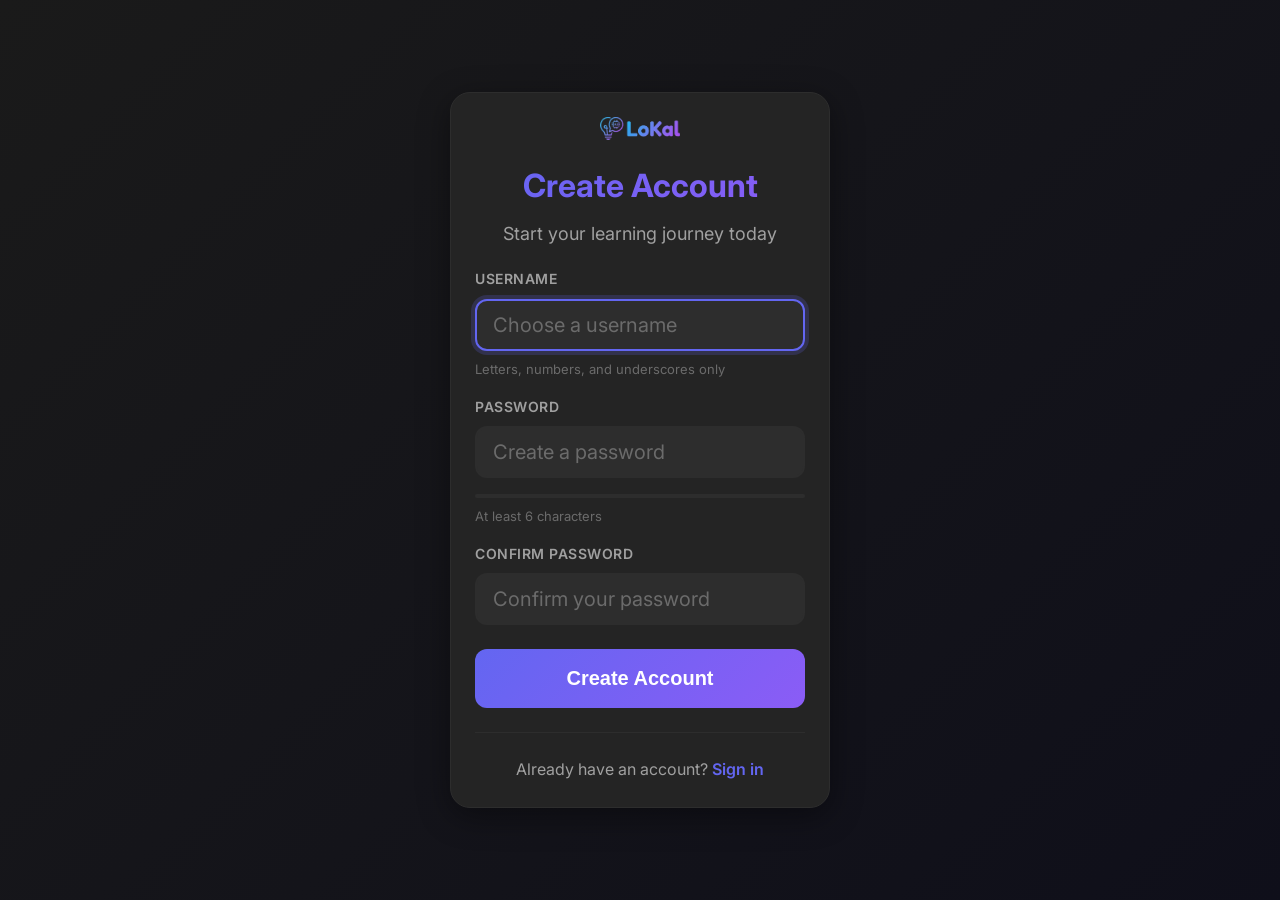
<file: register.html>
<!DOCTYPE html>
<html lang="en">

<head>
    <meta charset="UTF-8">
    <meta name="viewport" content="width=device-width, initial-scale=1.0">
    <title>Register - LoKal Learning Assistant</title>
    <link rel="preconnect" href="https://fonts.googleapis.com">
    <link rel="preconnect" href="https://fonts.gstatic.com" crossorigin>
    <link href="https://fonts.googleapis.com/css2?family=Inter:wght@400;500;600;700&display=swap" rel="stylesheet">
    <link rel="stylesheet" href="style.css">
    <style>
        /* Auth Page Styles */
        .auth-container {
            min-height: 100vh;
            width: 100%;
            display: flex;
            align-items: center;
            justify-content: center;
            padding: 20px;
            background: linear-gradient(135deg, var(--bg-primary) 0%, #0f0f1a 100%);
        }

        .auth-card {
            width: 100%;
            max-width: 380px;
            background-color: var(--bg-secondary);
            border-radius: var(--border-radius-lg);
            padding: 24px;
            box-shadow: var(--shadow-lg);
            border: 1px solid var(--bg-tertiary);
        }

        .auth-header {
            text-align: center;
            margin-bottom: 20px;
        }

        .auth-logo {
            width: 80px;
            height: auto;
            margin-bottom: 12px;
        }

        .auth-title {
            font-size: var(--font-size-2xl);
            font-weight: 700;
            background: var(--accent-gradient);
            -webkit-background-clip: text;
            -webkit-text-fill-color: transparent;
            background-clip: text;
            margin-bottom: 8px;
        }

        .auth-subtitle {
            color: var(--text-secondary);
            font-size: var(--font-size-base);
        }

        .auth-form {
            display: flex;
            flex-direction: column;
            gap: 16px;
        }

        .form-group {
            display: flex;
            flex-direction: column;
            gap: 8px;
        }

        .form-label {
            font-size: 14px;
            font-weight: 600;
            color: var(--text-secondary);
            text-transform: uppercase;
            letter-spacing: 0.5px;
        }

        .form-input {
            width: 100%;
            padding: 12px 16px;
            background-color: var(--bg-tertiary);
            border: 2px solid var(--bg-tertiary);
            border-radius: var(--border-radius);
            color: var(--text-primary);
            font-size: var(--font-size-lg);
            font-family: inherit;
            transition: all var(--transition-fast);
        }

        .form-input:focus {
            outline: none;
            border-color: var(--accent-primary);
            box-shadow: 0 0 0 4px rgba(99, 102, 241, 0.2);
        }

        .form-input::placeholder {
            color: var(--text-muted);
        }

        .form-input.error {
            border-color: var(--error);
        }

        .form-hint {
            font-size: 13px;
            color: var(--text-muted);
        }

        .password-strength {
            height: 4px;
            background-color: var(--bg-tertiary);
            border-radius: 2px;
            overflow: hidden;
            margin-top: 8px;
        }

        .password-strength-bar {
            height: 100%;
            width: 0%;
            transition: all var(--transition-fast);
            border-radius: 2px;
        }

        .password-strength-bar.weak {
            width: 33%;
            background-color: var(--error);
        }

        .password-strength-bar.medium {
            width: 66%;
            background-color: var(--warning);
        }

        .password-strength-bar.strong {
            width: 100%;
            background-color: var(--success);
        }

        .auth-btn {
            width: 100%;
            padding: 18px 24px;
            background: var(--accent-gradient);
            color: white;
            border: none;
            border-radius: var(--border-radius);
            font-size: var(--font-size-lg);
            font-weight: 600;
            cursor: pointer;
            transition: all var(--transition-fast);
            margin-top: 8px;
        }

        .auth-btn:hover {
            transform: translateY(-2px);
            box-shadow: 0 8px 24px rgba(99, 102, 241, 0.4);
        }

        .auth-btn:active {
            transform: translateY(0);
        }

        .auth-btn:disabled {
            opacity: 0.6;
            cursor: not-allowed;
            transform: none;
        }

        .auth-footer {
            text-align: center;
            margin-top: 24px;
            padding-top: 24px;
            border-top: 1px solid var(--bg-tertiary);
        }

        .auth-footer p {
            color: var(--text-secondary);
            font-size: 16px;
        }

        .auth-link {
            color: var(--accent-primary);
            text-decoration: none;
            font-weight: 600;
            transition: color var(--transition-fast);
        }

        .auth-link:hover {
            color: var(--accent-secondary);
            text-decoration: underline;
        }

        .error-message {
            background-color: rgba(239, 68, 68, 0.1);
            border: 1px solid var(--error);
            color: var(--error);
            padding: 14px 18px;
            border-radius: var(--border-radius);
            font-size: 15px;
            display: none;
        }

        .error-message.show {
            display: block;
            animation: shake 0.4s ease;
        }

        @keyframes shake {

            0%,
            100% {
                transform: translateX(0);
            }

            25% {
                transform: translateX(-8px);
            }

            75% {
                transform: translateX(8px);
            }
        }
    </style>
</head>

<body>
    <div class="auth-container">
        <div class="auth-card">
            <div class="auth-header">
                <img src="logo.png" alt="LoKal Logo" class="auth-logo">
                <h1 class="auth-title">Create Account</h1>
                <p class="auth-subtitle">Start your learning journey today</p>
            </div>

            <div class="error-message" id="errorMessage"></div>

            <form class="auth-form" id="registerForm">
                <div class="form-group">
                    <label class="form-label" for="username">Username</label>
                    <input type="text" id="username" name="username" class="form-input" placeholder="Choose a username"
                        autocomplete="username" required>
                    <span class="form-hint">Letters, numbers, and underscores only</span>
                </div>

                <div class="form-group">
                    <label class="form-label" for="password">Password</label>
                    <input type="password" id="password" name="password" class="form-input"
                        placeholder="Create a password" autocomplete="new-password" required>
                    <div class="password-strength">
                        <div class="password-strength-bar" id="passwordStrength"></div>
                    </div>
                    <span class="form-hint">At least 6 characters</span>
                </div>

                <div class="form-group">
                    <label class="form-label" for="confirmPassword">Confirm Password</label>
                    <input type="password" id="confirmPassword" name="confirmPassword" class="form-input"
                        placeholder="Confirm your password" autocomplete="new-password" required>
                </div>

                <button type="submit" class="auth-btn" id="registerBtn">
                    Create Account
                </button>
            </form>

            <div class="auth-footer">
                <p>Already have an account? <a href="login.html" class="auth-link">Sign in</a></p>
            </div>
        </div>
    </div>

    <script>
        const API_BASE_URL = '/api';
        const registerForm = document.getElementById('registerForm');
        const registerBtn = document.getElementById('registerBtn');
        const errorMessage = document.getElementById('errorMessage');
        const passwordInput = document.getElementById('password');
        const confirmPasswordInput = document.getElementById('confirmPassword');
        const passwordStrength = document.getElementById('passwordStrength');

        function getCookie(name) {
            let cookieValue = null;
            if (document.cookie && document.cookie !== '') {
                const cookies = document.cookie.split(';');
                for (let i = 0; i < cookies.length; i++) {
                    const cookie = cookies[i].trim();
                    if (cookie.substring(0, name.length + 1) === (name + '=')) {
                        cookieValue = decodeURIComponent(cookie.substring(name.length + 1));
                        break;
                    }
                }
            }
            return cookieValue;
        }

        // Password strength indicator
        passwordInput.addEventListener('input', () => {
            const password = passwordInput.value;
            passwordStrength.className = 'password-strength-bar';

            if (password.length === 0) {
                passwordStrength.className = 'password-strength-bar';
            } else if (password.length < 6) {
                passwordStrength.classList.add('weak');
            } else if (password.length < 10 || !/[A-Z]/.test(password) || !/[0-9]/.test(password)) {
                passwordStrength.classList.add('medium');
            } else {
                passwordStrength.classList.add('strong');
            }
        });

        // Check password match
        confirmPasswordInput.addEventListener('input', () => {
            if (confirmPasswordInput.value !== passwordInput.value) {
                confirmPasswordInput.classList.add('error');
            } else {
                confirmPasswordInput.classList.remove('error');
            }
        });

        registerForm.addEventListener('submit', async (e) => {
            e.preventDefault();

            const username = document.getElementById('username').value.trim();
            const password = passwordInput.value;
            const confirmPassword = confirmPasswordInput.value;

            // Validation
            if (!username || !password) {
                showError('Please fill in all required fields');
                return;
            }

            if (password.length < 6) {
                showError('Password must be at least 6 characters');
                return;
            }

            if (password !== confirmPassword) {
                showError('Passwords do not match');
                confirmPasswordInput.classList.add('error');
                return;
            }

            // Validate username format
            if (!/^[a-zA-Z0-9_]+$/.test(username)) {
                showError('Username can only contain letters, numbers, and underscores');
                return;
            }

            registerBtn.disabled = true;
            registerBtn.textContent = 'Creating account...';
            hideError();

            try {
                const response = await fetch(`${API_BASE_URL}/auth/register/`, {
                    method: 'POST',
                    headers: {
                        'Content-Type': 'application/json',
                        'X-CSRFToken': getCookie('csrftoken')
                    },
                    body: JSON.stringify({ username, password })
                });

                const data = await response.json();

                if (response.ok) {
                    // Redirect to login with success message
                    window.location.href = 'login.html?registered=true';
                } else {
                    showError(data.error || 'Registration failed. Please try again.');
                    registerBtn.disabled = false;
                    registerBtn.textContent = 'Create Account';
                }
            } catch (error) {
                console.error('Registration error:', error);
                showError('Connection error. Make sure the server is running.');
                registerBtn.disabled = false;
                registerBtn.textContent = 'Create Account';
            }
        });

        function showError(message) {
            errorMessage.textContent = message;
            errorMessage.classList.add('show');
        }

        function hideError() {
            errorMessage.classList.remove('show');
        }

        // Focus on username input
        document.getElementById('username').focus();
    </script>
</body>

</html>
</file>
<file: style.css>
/* ========================================
   LoKal - Accessible AI Learning Assistant
   CSS Stylesheet
   ======================================== */

/* CSS Variables for easy theming */
:root {
    --bg-primary: #1a1a1a;
    --bg-secondary: #242424;
    --bg-tertiary: #2d2d2d;
    --text-primary: #f5f5f5;
    --text-secondary: #a0a0a0;
    --text-muted: #6b6b6b;
    --accent-primary: #6366f1;
    --accent-secondary: #8b5cf6;
    --accent-gradient: linear-gradient(135deg, #6366f1 0%, #8b5cf6 100%);
    --user-bubble: #3b82f6;
    --ai-bubble: #374151;
    --success: #10b981;
    --warning: #f59e0b;
    --error: #ef4444;
    --border-radius: 12px;
    --border-radius-lg: 20px;
    --shadow-sm: 0 2px 8px rgba(0, 0, 0, 0.2);
    --shadow-md: 0 4px 16px rgba(0, 0, 0, 0.3);
    --shadow-lg: 0 8px 32px rgba(0, 0, 0, 0.4);
    --transition-fast: 0.15s ease;
    --transition-normal: 0.3s ease;
    --font-size-base: 18px;
    --font-size-lg: 20px;
    --font-size-xl: 24px;
    --font-size-2xl: 32px;
    --font-size-3xl: 48px;
}

/* Reset and Base Styles */
*,
*::before,
*::after {
    box-sizing: border-box;
    margin: 0;
    padding: 0;
}

html {
    font-size: var(--font-size-base);
    scroll-behavior: smooth;
}

body {
    font-family: 'Inter', -apple-system, BlinkMacSystemFont, 'Segoe UI', Roboto, sans-serif;
    background-color: var(--bg-primary);
    color: var(--text-primary);
    line-height: 1.6;
    min-height: 100vh;
    display: flex;
    overflow: hidden;
}

/* ========================================
   Sidebar Styles
   ======================================== */
.sidebar {
    width: 280px;
    min-width: 280px;
    background-color: var(--bg-secondary);
    border-right: 1px solid var(--bg-tertiary);
    display: flex;
    flex-direction: column;
    height: 100vh;
    transition: transform var(--transition-normal);
    z-index: 100;
}

.sidebar-header {
    padding: 20px;
    border-bottom: 1px solid var(--bg-tertiary);
}

.sidebar-logo {
    width: 120px;
    height: auto;
    margin-bottom: 0px;
}

.new-chat-btn {
    width: 100%;
    display: flex;
    align-items: center;
    justify-content: center;
    gap: 10px;
    padding: 14px 20px;
    background: var(--accent-gradient);
    color: white;
    border: none;
    border-radius: var(--border-radius);
    font-size: var(--font-size-base);
    font-weight: 600;
    cursor: pointer;
    transition: all var(--transition-fast);
    box-shadow: var(--shadow-sm);
}

.new-chat-btn:hover {
    transform: translateY(-2px);
    box-shadow: var(--shadow-md);
}

.new-chat-btn:active {
    transform: translateY(0);
}

.sidebar-section {
    flex: 1;
    padding: 16px;
    overflow-y: auto;
}

.sidebar-title {
    font-size: 14px;
    font-weight: 600;
    color: var(--text-secondary);
    text-transform: uppercase;
    letter-spacing: 0.5px;
    margin-bottom: 12px;
}

.chat-history {
    list-style: none;
}

.chat-item {
    display: flex;
    align-items: center;
    gap: 12px;
    padding: 14px 16px;
    border-radius: var(--border-radius);
    color: var(--text-secondary);
    cursor: pointer;
    transition: all var(--transition-fast);
    font-size: 16px;
}

.chat-item:hover {
    background-color: var(--bg-tertiary);
    color: var(--text-primary);
}

.chat-item.active {
    background-color: var(--bg-tertiary);
    color: var(--text-primary);
}

.chat-item span {
    white-space: nowrap;
    overflow: hidden;
    text-overflow: ellipsis;
}

.chat-item .chat-title {
    flex: 1;
    min-width: 0;
}

.chat-item .delete-chat-btn {
    display: none;
    padding: 6px;
    background: transparent;
    border: none;
    color: var(--text-muted);
    cursor: pointer;
    border-radius: 6px;
    transition: all var(--transition-fast);
    flex-shrink: 0;
}

.chat-item:hover .delete-chat-btn {
    display: flex;
}

.chat-item .delete-chat-btn:hover {
    background-color: var(--error);
    color: white;
}

.chat-item.empty {
    color: var(--text-muted);
    font-style: italic;
    cursor: default;
}

.chat-item.empty:hover {
    background-color: transparent;
}

.sidebar-footer {
    padding: 16px;
    border-top: 1px solid var(--bg-tertiary);
}

.settings-btn {
    width: 100%;
    display: flex;
    align-items: center;
    justify-content: center;
    gap: 10px;
    padding: 14px 20px;
    background-color: var(--bg-tertiary);
    color: var(--text-secondary);
    border: none;
    border-radius: var(--border-radius);
    font-size: var(--font-size-base);
    font-weight: 500;
    cursor: pointer;
    transition: all var(--transition-fast);
}

.settings-btn:hover {
    background-color: var(--bg-primary);
    color: var(--text-primary);
}

.user-profile {
    display: flex;
    align-items: center;
    justify-content: space-between;
    padding: 12px;
    background-color: var(--bg-primary);
    border-radius: var(--border-radius);
    margin-bottom: 12px;
    border: 1px solid var(--bg-tertiary);
}

.user-info {
    display: flex;
    align-items: center;
    gap: 10px;
    overflow: hidden;
}

.user-avatar {
    font-size: 20px;
    width: 32px;
    height: 32px;
    display: flex;
    align-items: center;
    justify-content: center;
    background-color: var(--bg-tertiary);
    border-radius: 50%;
}

.user-name {
    font-size: 14px;
    font-weight: 600;
    white-space: nowrap;
    overflow: hidden;
    text-overflow: ellipsis;
    max-width: 130px;
}

.logout-btn {
    background: transparent;
    border: none;
    color: var(--error);
    cursor: pointer;
    padding: 6px 10px;
    border-radius: 6px;
    transition: all var(--transition-fast);
    display: flex;
    align-items: center;
    justify-content: center;
    gap: 8px;
    font-size: 14px;
    font-weight: 500;
}

.logout-btn:hover {
    background-color: rgba(239, 68, 68, 0.1);
    color: var(--error);
}

.user-actions {
    display: flex;
    align-items: center;
    gap: 6px;
}

.change-password-btn {
    display: flex;
    align-items: center;
    justify-content: center;
    width: 36px;
    height: 36px;
    background: transparent;
    border: none;
    color: var(--text-secondary);
    cursor: pointer;
    border-radius: 6px;
    transition: all var(--transition-fast);
    text-decoration: none;
}

.change-password-btn:hover {
    background-color: rgba(99, 102, 241, 0.1);
    color: var(--accent-primary);
}

.change-password-btn svg {
    width: 18px;
    height: 18px;
}

.login-link-btn {
    width: 100%;
    display: flex;
    align-items: center;
    justify-content: center;
    gap: 10px;
    padding: 14px 20px;
    background: var(--accent-gradient);
    color: white;
    text-decoration: none;
    border-radius: var(--border-radius);
    font-size: var(--font-size-base);
    font-weight: 600;
    transition: all var(--transition-fast);
    margin-bottom: 12px;
    box-shadow: var(--shadow-sm);
}

.login-link-btn:hover {
    transform: translateY(-2px);
    box-shadow: var(--shadow-md);
}

.login-link-btn:active {
    transform: translateY(0);
}

/* Sidebar Toggle Button (Mobile) */
.sidebar-toggle {
    position: fixed;
    top: 16px;
    left: 16px;
    width: 48px;
    height: 48px;
    background-color: var(--bg-secondary);
    border: 1px solid var(--bg-tertiary);
    border-radius: var(--border-radius);
    color: var(--text-primary);
    cursor: pointer;
    display: none;
    align-items: center;
    justify-content: center;
    z-index: 90;
    transition: all var(--transition-fast);
}

.sidebar-toggle:hover {
    background-color: var(--bg-tertiary);
}

/* ========================================
   Main Content Area
   ======================================== */
.main-content {
    flex: 1;
    display: flex;
    flex-direction: column;
    height: 100vh;
    position: relative;
    overflow: hidden;
}

/* Welcome Screen */
.welcome-screen {
    flex: 1;
    display: flex;
    flex-direction: column;
    align-items: center;
    justify-content: center;
    padding: 40px 20px;
    text-align: center;
}

.welcome-screen.hidden {
    display: none;
}

.welcome-logo {
    width: 180px;
    height: auto;
    margin-bottom: 60px;
    animation: float 3s ease-in-out infinite;
}

@keyframes float {

    0%,
    100% {
        transform: translateY(0);
    }

    50% {
        transform: translateY(-10px);
    }
}

.welcome-title {
    font-size: var(--font-size-3xl);
    font-weight: 700;
    background: var(--accent-gradient);
    -webkit-background-clip: text;
    -webkit-text-fill-color: transparent;
    background-clip: text;
    margin-bottom: 16px;
}

.welcome-subtitle {
    font-size: var(--font-size-lg);
    color: var(--text-secondary);
    max-width: 500px;
    margin-bottom: 40px;
    line-height: 1.7;
}

/* Quick Action Buttons */
.quick-actions {
    display: grid;
    grid-template-columns: repeat(2, 1fr);
    gap: 16px;
    max-width: 500px;
    width: 100%;
}

.quick-action-btn {
    display: flex;
    align-items: center;
    gap: 12px;
    padding: 18px 20px;
    background-color: var(--bg-secondary);
    border: 1px solid var(--bg-tertiary);
    border-radius: var(--border-radius);
    color: var(--text-primary);
    font-size: 16px;
    font-weight: 500;
    cursor: pointer;
    transition: all var(--transition-fast);
    text-align: left;
}

.quick-action-btn:hover {
    background-color: var(--bg-tertiary);
    border-color: var(--accent-primary);
    transform: translateY(-2px);
}

.quick-icon {
    font-size: 24px;
}

/* ========================================
   Chat Container & Messages
   ======================================== */
.chat-container {
    flex: 1;
    display: none;
    flex-direction: column;
    overflow: hidden;
}

.chat-container.active {
    display: flex;
}

.messages {
    flex: 1;
    overflow-y: auto;
    padding: 24px;
    display: flex;
    flex-direction: column;
    gap: 20px;
}

/* Message Bubbles */
.message {
    display: flex;
    gap: 16px;
    max-width: 85%;
    animation: fadeInUp 0.3s ease;
}

@keyframes fadeInUp {
    from {
        opacity: 0;
        transform: translateY(20px);
    }

    to {
        opacity: 1;
        transform: translateY(0);
    }
}

.message.user {
    align-self: flex-end;
    flex-direction: row-reverse;
}

.message.ai {
    align-self: flex-start;
}

.message-avatar {
    width: 44px;
    height: 44px;
    border-radius: 50%;
    display: flex;
    align-items: center;
    justify-content: center;
    flex-shrink: 0;
    font-size: 20px;
}

.message.user .message-avatar {
    background: var(--user-bubble);
    color: white;
}

.message.ai .message-avatar {
    background: var(--accent-gradient);
    color: white;
}

.message-content {
    padding: 16px 20px;
    border-radius: var(--border-radius-lg);
    font-size: var(--font-size-base);
    line-height: 1.7;
}

.message.user .message-content {
    background-color: var(--user-bubble);
    color: white;
    border-bottom-right-radius: 4px;
}

.message.ai .message-content {
    background-color: var(--ai-bubble);
    color: var(--text-primary);
    border-bottom-left-radius: 4px;
}

/* Message Actions (Speaker Button) */
.message-actions {
    display: flex;
    align-items: center;
    margin-top: 8px;
    padding-top: 8px;
    border-top: 1px solid rgba(255, 255, 255, 0.1);
}

.message-speaker-btn {
    display: flex;
    align-items: center;
    gap: 6px;
    background: transparent;
    border: none;
    color: var(--text-secondary);
    font-size: 14px;
    font-weight: 500;
    cursor: pointer;
    padding: 6px 10px;
    border-radius: 6px;
    transition: all var(--transition-fast);
}

.message-speaker-btn:hover {
    background-color: rgba(255, 255, 255, 0.1);
    color: var(--text-primary);
}

.message-speaker-btn.speaking {
    color: var(--accent-secondary);
    background-color: rgba(139, 92, 246, 0.1);
}

.message-speaker-btn svg {
    width: 18px;
    height: 18px;
}

.message-speaker-btn svg.spinning {
    animation: spin 1s linear infinite;
}

@keyframes spin {
    from {
        transform: rotate(0deg);
    }
    to {
        transform: rotate(360deg);
    }
}

/* Typing Indicator */
.typing-indicator {
    display: flex;
    gap: 6px;
    padding: 20px;
}

.typing-indicator span {
    width: 10px;
    height: 10px;
    background-color: var(--text-secondary);
    border-radius: 50%;
    animation: bounce 1.4s infinite ease-in-out;
}

.typing-indicator span:nth-child(1) {
    animation-delay: 0s;
}

.typing-indicator span:nth-child(2) {
    animation-delay: 0.2s;
}

.typing-indicator span:nth-child(3) {
    animation-delay: 0.4s;
}

@keyframes bounce {

    0%,
    80%,
    100% {
        transform: scale(0.8);
        opacity: 0.5;
    }

    40% {
        transform: scale(1.2);
        opacity: 1;
    }
}

/* ========================================
   Input Area
   ======================================== */
.input-area {
    padding: 20px 24px 24px;
    background: linear-gradient(to top, var(--bg-primary) 80%, transparent);
}

.input-wrapper {
    display: flex;
    align-items: center;
    gap: 12px;
    background-color: var(--bg-secondary);
    border: 2px solid var(--bg-tertiary);
    border-radius: var(--border-radius-lg);
    padding: 8px 12px;
    transition: all var(--transition-fast);
}

.input-wrapper:focus-within {
    border-color: var(--accent-primary);
    box-shadow: 0 0 0 4px rgba(99, 102, 241, 0.2);
}

/* Voice Button - Extra Large for Accessibility */
.voice-btn {
    display: flex;
    flex-direction: column;
    align-items: center;
    justify-content: center;
    width: 72px;
    height: 64px;
    background: var(--accent-gradient);
    border: none;
    border-radius: var(--border-radius);
    color: white;
    cursor: pointer;
    transition: all var(--transition-fast);
    flex-shrink: 0;
}

.voice-btn:hover {
    transform: scale(1.05);
    box-shadow: 0 0 20px rgba(99, 102, 241, 0.5);
}

.voice-btn.listening {
    animation: pulse 1.5s infinite;
    background: linear-gradient(135deg, #10b981 0%, #059669 100%);
}

@keyframes pulse {

    0%,
    100% {
        box-shadow: 0 0 0 0 rgba(16, 185, 129, 0.5);
    }

    50% {
        box-shadow: 0 0 0 15px rgba(16, 185, 129, 0);
    }
}

.voice-label {
    font-size: 11px;
    font-weight: 600;
    margin-top: 4px;
}

/* Message Input */
.message-input {
    flex: 1;
    background: transparent;
    border: none;
    color: var(--text-primary);
    font-size: var(--font-size-lg);
    font-family: inherit;
    padding: 12px 8px;
    outline: none;
}

.message-input::placeholder {
    color: var(--text-muted);
}

/* Send Button */
.send-btn {
    display: flex;
    flex-direction: column;
    align-items: center;
    justify-content: center;
    width: 72px;
    height: 64px;
    background-color: var(--bg-tertiary);
    border: none;
    border-radius: var(--border-radius);
    color: var(--text-secondary);
    cursor: pointer;
    transition: all var(--transition-fast);
    flex-shrink: 0;
}

.send-btn:hover {
    background-color: var(--accent-primary);
    color: white;
}

.send-btn.active {
    background: var(--accent-gradient);
    color: white;
}

.send-label {
    font-size: 11px;
    font-weight: 600;
    margin-top: 4px;
}

.input-hint {
    text-align: center;
    font-size: 14px;
    color: var(--text-muted);
    margin-top: 12px;
}

/* ========================================
   Voice Listening Overlay
   ======================================== */
.voice-overlay {
    position: fixed;
    top: 0;
    left: 0;
    right: 0;
    bottom: 0;
    background-color: rgba(0, 0, 0, 0.85);
    display: none;
    align-items: center;
    justify-content: center;
    z-index: 1000;
    backdrop-filter: blur(8px);
}

.voice-overlay.active {
    display: flex;
}

.voice-modal {
    text-align: center;
    padding: 48px;
}

.listening-animation {
    position: relative;
    width: 150px;
    height: 150px;
    margin: 0 auto 32px;
    display: flex;
    align-items: center;
    justify-content: center;
}

.pulse-ring {
    position: absolute;
    width: 100%;
    height: 100%;
    border: 3px solid #10b981;
    border-radius: 50%;
    animation: pulseRing 2s infinite;
    opacity: 0;
}

.pulse-ring:nth-child(2) {
    animation-delay: 0.5s;
}

.pulse-ring:nth-child(3) {
    animation-delay: 1s;
}

@keyframes pulseRing {
    0% {
        transform: scale(0.5);
        opacity: 0.8;
    }

    100% {
        transform: scale(1.5);
        opacity: 0;
    }
}

.big-mic {
    color: #10b981;
    animation: micBounce 1s infinite;
}

@keyframes micBounce {

    0%,
    100% {
        transform: scale(1);
    }

    50% {
        transform: scale(1.1);
    }
}

.listening-text {
    font-size: var(--font-size-xl);
    font-weight: 600;
    color: var(--text-primary);
    margin-bottom: 24px;
}

.voice-transcript {
    max-width: 600px;
    min-height: 100px;
    margin: 0 auto 32px;
    padding: 20px;
    background-color: rgba(55, 65, 81, 0.5);
    border: 2px solid var(--bg-tertiary);
    border-radius: var(--border-radius-lg);
    overflow-y: auto;
    max-height: 200px;
}

.transcript-text {
    font-size: var(--font-size-lg);
    color: var(--text-primary);
    line-height: 1.6;
    min-height: 60px;
    word-wrap: break-word;
}

.transcript-text:empty::before {
    content: "Start speaking...";
    color: var(--text-muted);
    font-style: italic;
}

.stop-listening-btn {
    padding: 16px 48px;
    font-size: var(--font-size-lg);
    font-weight: 600;
    background-color: #ef4444;
    color: white;
    border: none;
    border-radius: var(--border-radius);
    cursor: pointer;
    transition: all var(--transition-fast);
}

.stop-listening-btn:hover {
    background-color: #dc2626;
    transform: scale(1.05);
}

/* ========================================
   Responsive Design
   ======================================== */
@media (max-width: 768px) {
    .sidebar {
        position: fixed;
        left: 0;
        top: 0;
        transform: translateX(-100%);
    }

    .sidebar.open {
        transform: translateX(0);
        box-shadow: var(--shadow-lg);
    }

    .sidebar-toggle {
        display: flex;
    }

    .main-content {
        width: 100%;
    }

    .welcome-title {
        font-size: var(--font-size-2xl);
    }

    .welcome-subtitle {
        font-size: var(--font-size-base);
    }

    .quick-actions {
        grid-template-columns: 1fr;
    }

    .message {
        max-width: 95%;
    }

    .input-wrapper {
        padding: 6px 8px;
    }

    .voice-btn,
    .send-btn {
        width: 60px;
        height: 56px;
    }
}

/* Extra large touch targets for accessibility */
@media (pointer: coarse) {
    .quick-action-btn {
        min-height: 60px;
    }

    .chat-item {
        min-height: 52px;
    }

    .new-chat-btn,
    .settings-btn {
        min-height: 52px;
    }
}

/* High contrast mode support */
@media (prefers-contrast: high) {
    :root {
        --bg-primary: #000000;
        --bg-secondary: #1a1a1a;
        --text-primary: #ffffff;
        --border-color: #ffffff;
    }

    .input-wrapper {
        border-width: 3px;
    }

    .message-content {
        border: 2px solid currentColor;
    }
}

/* Reduced motion support */
@media (prefers-reduced-motion: reduce) {

    *,
    *::before,
    *::after {
        animation-duration: 0.01ms !important;
        transition-duration: 0.01ms !important;
    }
}

/* Print styles */
@media print {

    .sidebar,
    .input-area,
    .voice-overlay,
    .sidebar-toggle {
        display: none !important;
    }

    .main-content {
        width: 100%;
    }

    .messages {
        overflow: visible;
    }
}
</file>
